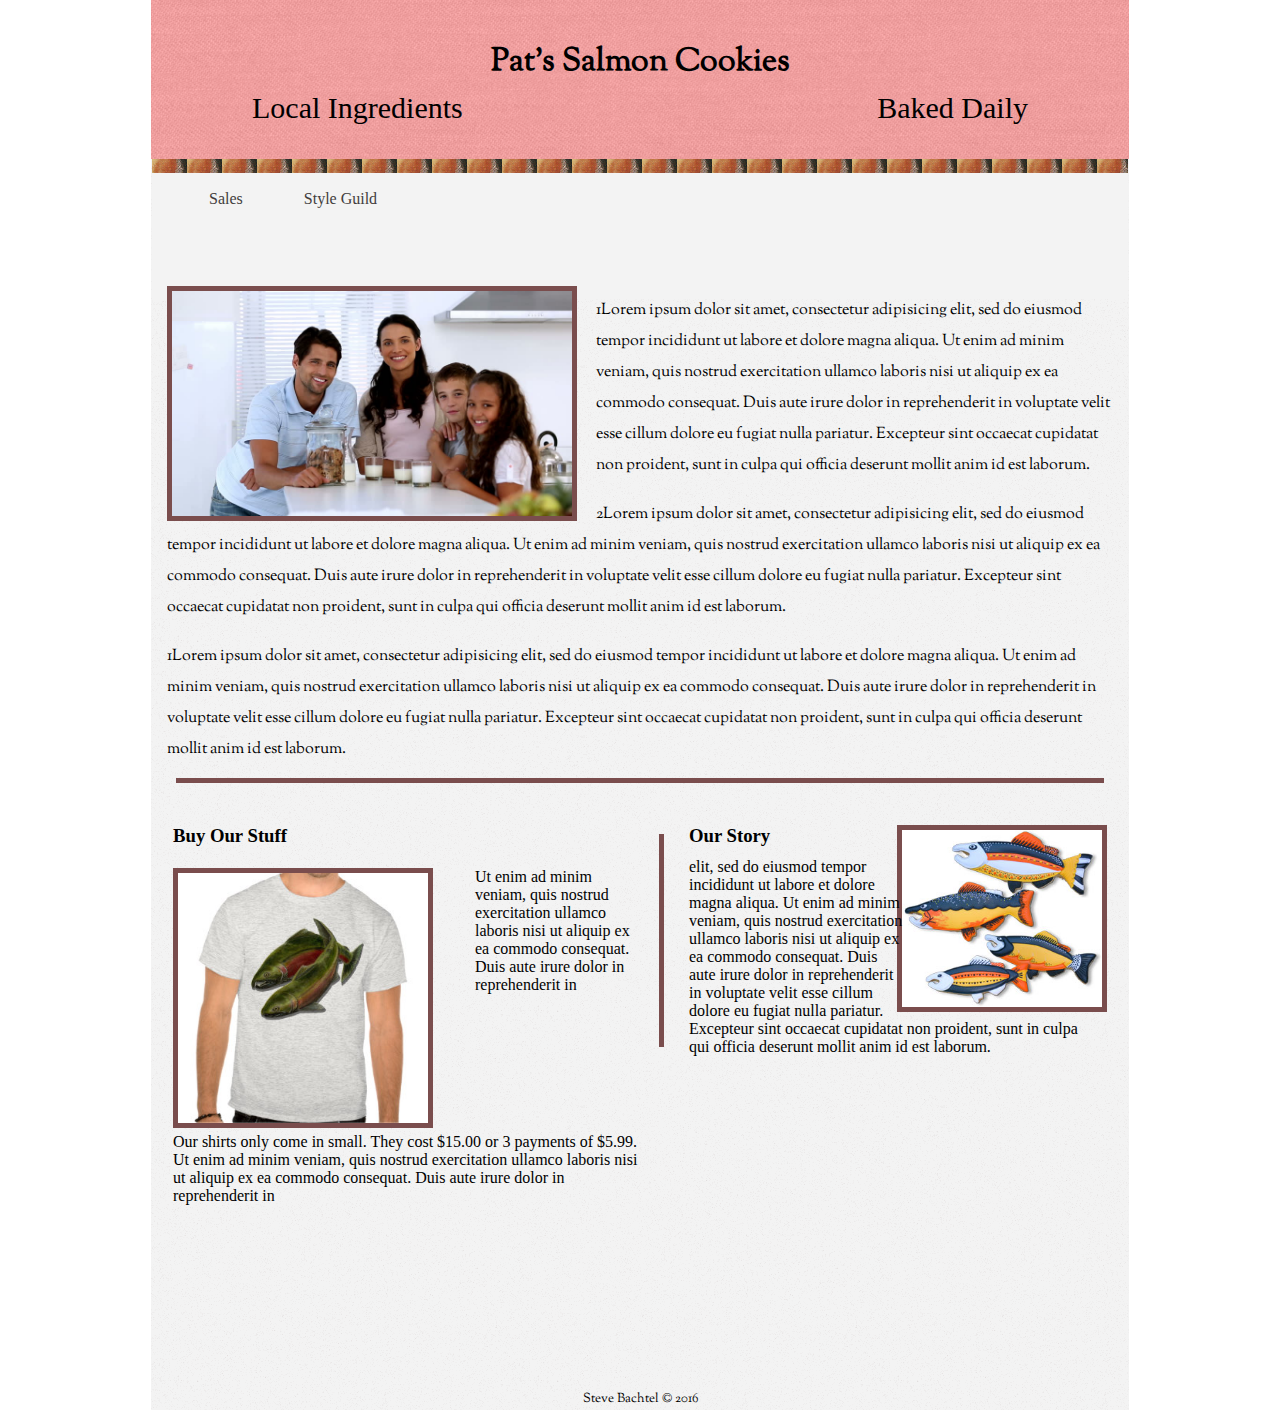
<file: index.html>
<!DOCTYPE html>
<html>
  <head>
    <title>Pat's Salmon Cookies</title>
    <link rel="stylesheet" href="cookies.css"
  </head>
  <body>
    <header>
      <h1 id="titleLogo">Pat's Salmon Cookies</h1>
      <ul>
        <li class="headerStatement" id="local">Local Ingredients</li>
        <li class="headerStatement" id="baked">Baked Daily</li>
      </ul>
    </header>
    <div class="wrapper">
      <nav>
        <ul>
          <li class="navItems"><a href="sales.html">Sales</a></li>
          <li class="navItems"><a href="style.html">Style Guild</a></li>
        </ul>
      </nav>
      <main>
        <img id="creepyFamily" alt="Creepy Family" src="images/family.jpg">
        <p class="mainContent">1Lorem ipsum dolor sit amet, consectetur adipisicing elit, sed do eiusmod tempor incididunt ut labore et dolore magna aliqua. Ut enim ad minim veniam, quis nostrud exercitation ullamco laboris nisi ut aliquip ex ea commodo consequat. Duis aute irure dolor in reprehenderit in voluptate velit esse cillum dolore eu fugiat nulla pariatur. Excepteur sint occaecat cupidatat non proident, sunt in culpa qui officia deserunt mollit anim id est laborum.</p>
        <p class="mainContent">2Lorem ipsum dolor sit amet, consectetur adipisicing elit, sed do eiusmod tempor incididunt ut labore et dolore magna aliqua. Ut enim ad minim veniam, quis nostrud exercitation ullamco laboris nisi ut aliquip ex ea commodo consequat. Duis aute irure dolor in reprehenderit in voluptate velit esse cillum dolore eu fugiat nulla pariatur. Excepteur sint occaecat cupidatat non proident, sunt in culpa qui officia deserunt mollit anim id est laborum.</p><p class="mainContent">1Lorem ipsum dolor sit amet, consectetur adipisicing elit, sed do eiusmod tempor incididunt ut labore et dolore magna aliqua. Ut enim ad minim veniam, quis nostrud exercitation ullamco laboris nisi ut aliquip ex ea commodo consequat. Duis aute irure dolor in reprehenderit in voluptate velit esse cillum dolore eu fugiat nulla pariatur. Excepteur sint occaecat cupidatat non proident, sunt in culpa qui officia deserunt mollit anim id est laborum.</p>
      </main>
      <article>
        <h3 id="buyMerch">Buy Our Stuff</h3>
        <p id="shirtDis">Ut enim ad minim veniam, quis nostrud exercitation ullamco laboris nisi ut aliquip ex ea commodo consequat. Duis aute irure dolor in reprehenderit in</p>
        <img id="shirt" alt="shirt" src="images/shirt.jpg">
        <p id="fishShirt">Our shirts only come in small. They cost $15.00 or 3 payments of $5.99. Ut enim ad minim veniam, quis nostrud exercitation ullamco laboris nisi ut aliquip ex ea commodo consequat. Duis aute irure dolor in reprehenderit in</p>
      </article>
      <aside>
        <img id="fishStickers" alt="fishies" src="images/fishies.jpg">
        <h3 id="story">Our Story</h3>
        <p id='ourStory'>elit, sed do eiusmod tempor incididunt ut labore et dolore magna aliqua. Ut enim ad minim veniam, quis nostrud exercitation ullamco laboris nisi ut aliquip ex ea commodo consequat. Duis aute irure dolor in reprehenderit in voluptate velit esse cillum dolore eu fugiat nulla pariatur. Excepteur sint occaecat cupidatat non proident, sunt in culpa qui officia deserunt mollit anim id est laborum.</p>
      </aside>
      <footer>
        <small>Steve Bachtel &copy; 2016</small>
      </footer>
    </div><!--end wrapper-->
  </body>
</html>
</file>
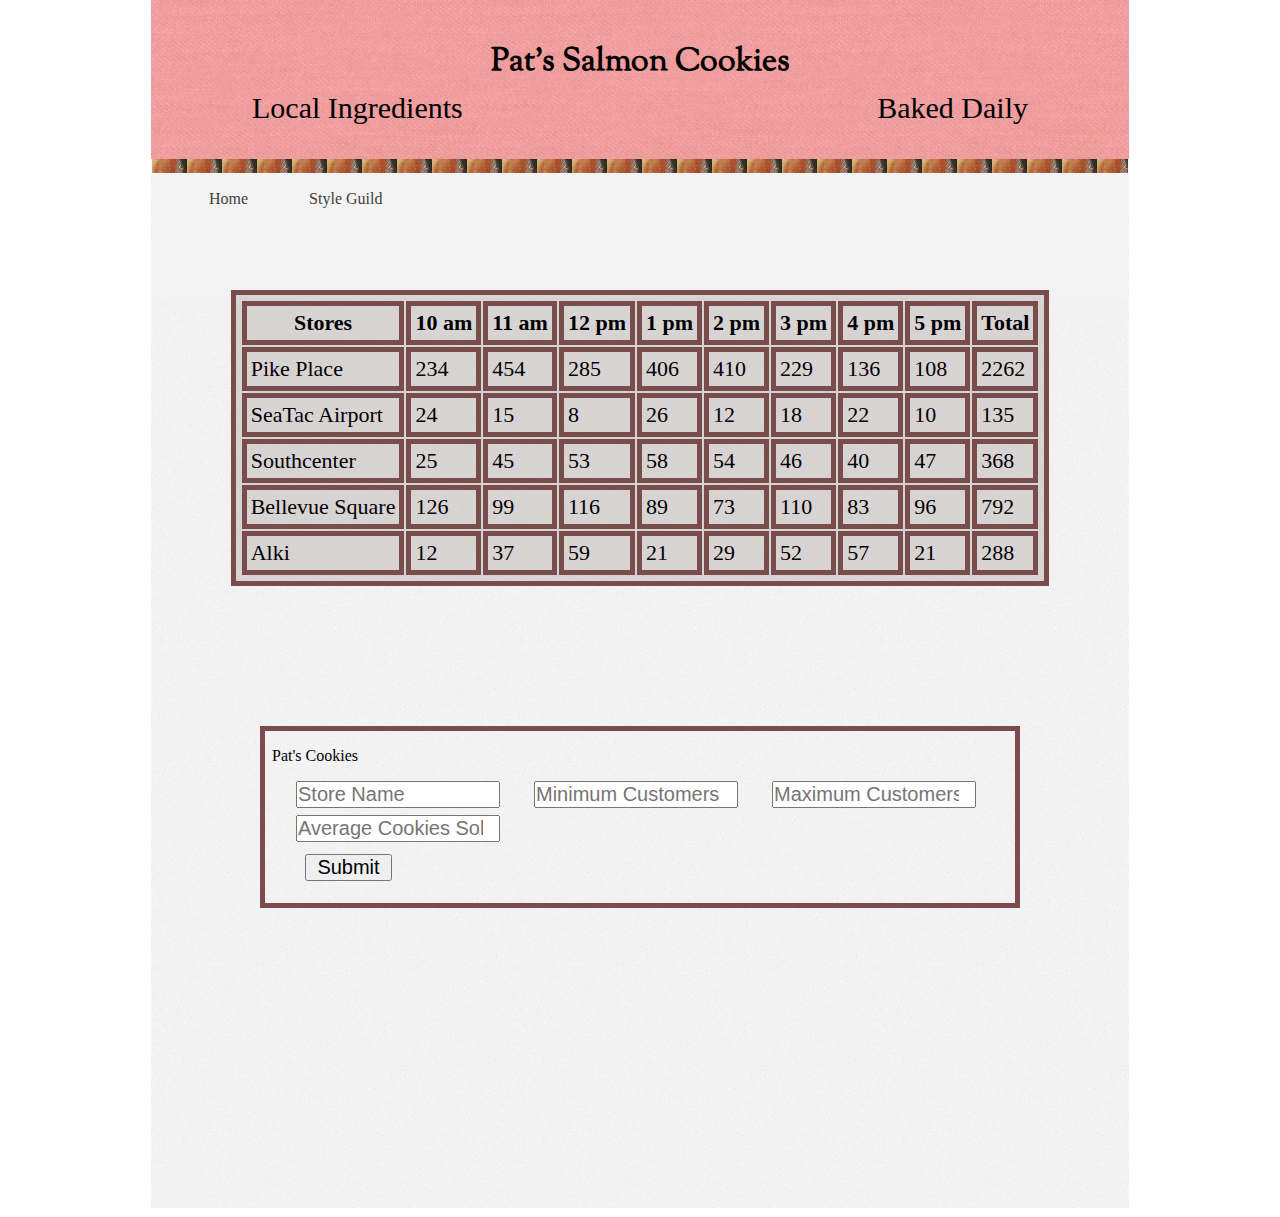
<file: sales.html>
<!DOCTYPE html>
<html>
  <head>
      <title>Cookie Stand</title>
      <link rel="stylesheet" href="cookies.css">
  </head>
  <body>
      <header>
        <h1 id="titleLogo">Pat's Salmon Cookies</h1>
        <ul>
          <li class="headerStatement" id="local">Local Ingredients</li>
          <li class="headerStatement" id="baked">Baked Daily</li>
        </ul>
      </header>
    <div class="wrapper2">
        <nav>
          <ul>
            <li class="navItems"><a href="index.html">Home</a></li>
            <li class="navItems"><a href="style.html">Style Guild</a></li>
          </ul>
        </nav>
    <table id="myTable"></table>
    <form id="myForm">
      <fieldset>
        <legend>Pat's Cookies</legend>
        <input type="string" id='storeName' placeholder="Store Name">
        <input type="number" id="minCust" placeholder="Minimum Customers">
        <input type="number" id="maxCust" placeholder="Maximum Customers">
        <input type="number" id="avgSold" placeholder="Average Cookies Sold">
      </fieldset>
      <input type="submit" value="Submit" id="submit">
    </form>
  </div>
    <script src="app.js"></script>
  </body>
</html>
</file>
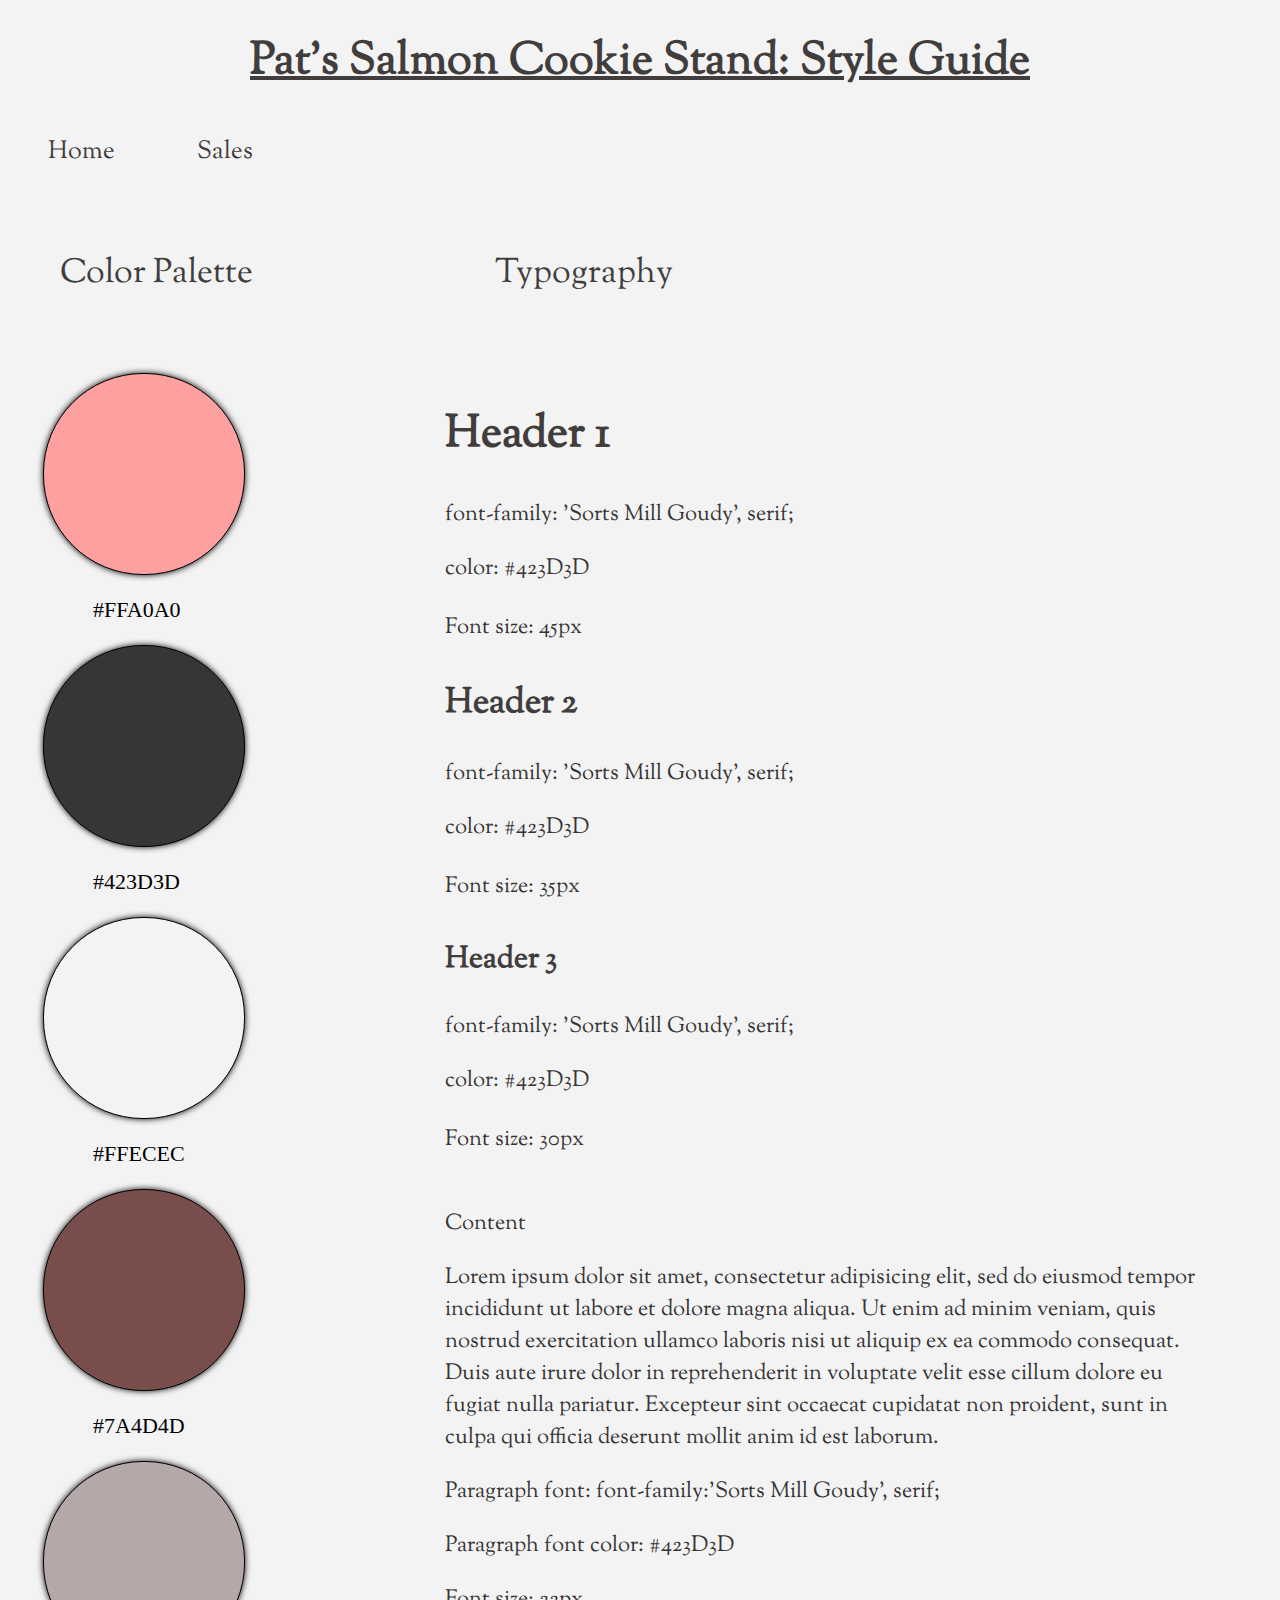
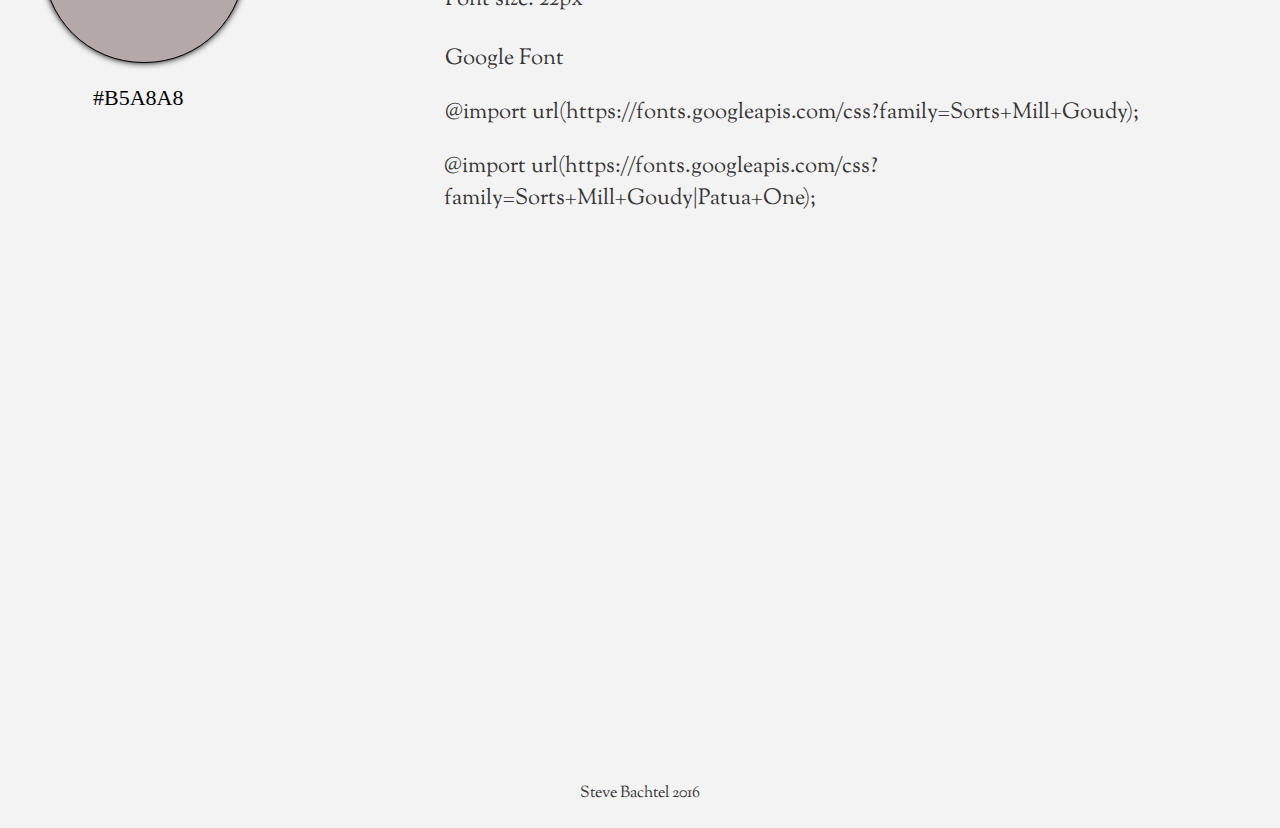
<file: style.html>
<!DOCTYPE html>
<html>
  <head>
    <title>Style Guild</title>

    <link rel="stylesheet" href="stylesheet.css" text="javascript">
  </head>
  <body>
    <h1 id="styleGuildTitle">Pat's Salmon Cookie Stand: Style Guide</h1>
    <ul id="navUl">
      <li class="navItems"><a href="index.html">Home</a></li>
      <li class="navItems"><a href="sales.html">Sales</a></li>
    </ul>
      <section id="wrapper">
        <nav>
          <ul>
            <li>Color Palette</li>
            <li>Typography</li>
          </ul>
        </nav>
        <section id="colorPalette">
          <div class="mainColors" id="colorOne">
          </div>
          <p class="hexCode">#FFA0A0</p>
          <div class="mainColors" id="colorTwo">
          </div>

          <p class="hexCode">#423D3D</p>
          <div class="mainColors" id="colorThree">
          </div>
          <p class="hexCode">#FFECEC</p>

          <div class="mainColors" id="colorFour">
          </div>
          <p class="hexCode">#7A4D4D</p>

          <div class="mainColors" id="colorFive">
          </div>
          <p class="hexCode">#B5A8A8</p>
        </section>
        <main>
          <h1>Header 1</h1>
          <p class="headerFont">font-family: 'Sorts Mill Goudy', serif;</p>
          <p class="fontColor">color: #423D3D</p>
          <p class="fontColor">Font size: 45px</p>


          <h2>Header 2</h2>
          <p class="headerFont">font-family: 'Sorts Mill Goudy', serif;</p>
          <p class="fontColor">color: #423D3D</p>
          <p class="fontColor">Font size: 35px</p>


          <h3>Header 3</h3>
          <p class="headerFont">font-family: 'Sorts Mill Goudy', serif;</p>
          <p class="fontColor">color: #423D3D</p>
          <p class="fontColor">Font size: 30px</p>


          <p id="para">Content</p>
          <p class="paraFont">Lorem ipsum dolor sit amet, consectetur adipisicing elit, sed do eiusmod tempor incididunt ut labore et dolore magna aliqua. Ut enim ad minim veniam, quis nostrud exercitation ullamco laboris nisi ut aliquip ex ea commodo consequat. Duis aute irure dolor in reprehenderit in voluptate velit esse cillum dolore eu fugiat nulla pariatur. Excepteur sint occaecat cupidatat non proident, sunt in culpa qui officia deserunt mollit anim id est laborum.</p>
          <p class="paraFont">Paragraph font: font-family:'Sorts Mill Goudy', serif;</p>
          <p class="paraFont">Paragraph font color: #423D3D</p>
          <p class="fontColor">Font size: 22px</p>


          <p class="paraFont">Google Font<p>
          <p class="paraFont">@import url(https://fonts.googleapis.com/css?family=Sorts+Mill+Goudy);<p>
          <p class="paraFont">@import url(https://fonts.googleapis.com/css?family=Sorts+Mill+Goudy|Patua+One);<p>
      </main>
    </section>
    <footer>Steve Bachtel 2016</footer>
  </body>
</html>
</file>
<file: cookies.css>
/*for p and normal text  font-family: 'Sorts Mill Goudy', serif;*/
@import url(https://fonts.googleapis.com/css?family=Sorts+Mill+Goudy);
/*for h tags font-family: 'Sorts Mill Goudy', serif;
font-family: 'Sorts Mill Goudy', serif;*/
body * {
  margin: -9px;
  padding: 0px;
}
body {
  max-width: 960px;
  margin: auto;
}
nav{
  padding-bottom: 100px;
  padding-top: 40px;
  background-color:  #F3F3F3;
  background-image: url(images/salmon2.png);
  background-repeat: repeat-x;
  background-size: 35px 14px;
}
li{
  margin-left: 0px;
  margin-right: 0px;
}
header{
  height: 170px;
  background-image: url(images/148b8c53.png);
}
#logoName h1 ul li{
  color: #423D3D;
  font-family: 'Sorts Mill Goudy', serif;
  font-size: 45px;
}
a {text-decoration: none;}
a:link {color: #423D3D;}
a:visited{color: #423D3D;}
a:hover{color: #797575;}
a:active{color: #423D3D;}
#titleLogo{
  font-family: 'Sorts Mill Goudy', serif;
  text-align: center;
  padding-top: 48px;
}
.headerStatement {
  display: inline;
  margin-top: 10px;
  padding-top: 5px;
}
#local{
  float: left;
  margin-left: 110px;
  font-size: 30px;
}
#baked{
  float: right;
  margin-right: 110px;
  font-size: 30px;
}
main{
  margin-left: 15px;
  margin-right: 15px;
  border-bottom: 5px solid #7A4D4D;
}
.wrapper{
  background-image: url(images/img-noise-361x370.png);
  margin-top: 7px;
  padding-left: 10px;
  padding-right: 10px;
}
.wrapper2{
  background-image: url(images/img-noise-361x370.png);
  margin-top: 7px;
  padding-left: 10px;
  padding-right: 10px;
  padding-bottom: 200px;
}
.navItems {
  display: inline;
  padding-left: 75px;
}
#creepyFamily{
  width: 400px;
  border: 5px solid #7A4D4D;
  margin-right:19px;
  float: left;
}
.mainContent{
  font-family: 'Sorts Mill Goudy', serif;
  margin-top: 5px;
  line-height: 31px;
  padding-bottom: 22px;
}
footer{
  font-family: 'Sorts Mill Goudy', serif;
  padding-top: 200px;
  text-align: center;
  clear:both;
}
table, td, th {
  border: 5px solid #7A4D4D;
  font-size: 22px;
  padding: 4px;
}
#myTable {
  margin: 0px auto;
  background-color: hsla(0, 8%, 68%, 0.41);
}
#myForm{
  width: 700px;
  margin: 0px auto;
  padding: 25px;
  border: 5px solid #7A4D4D;
  margin-top: 140px;
  margin-bottom: 100px;
}
fieldset {
  border: none;
}
input{
  margin-left: 15px;
  margin-top: 10px;
}
button, input, select, textarea{
  font-size: 20px;
  width: 200px;
}
#storeName{
  margin-right: 15px;
}
#minCust, #maxCust{
  margin-right: 15px;
}
#submit{
  width: 87px;
  margin-top: 24px;
}
legend{
  padding-bottom: 15px;
}
aside {
  width: 400px;
  float: right;
  border-left: 5px solid #7A4D4D;
  margin-top: 60px;
  padding-left: 34px;
  padding-right: 30px;
}
#fishStickers {
  width: 200px;
  border: 5px solid #7A4D4D;
  float: right;
  clear: left;
}
#story{
  padding-bottom: 20px;
}
#ourStory{
  padding-right: 15px;
}
article{
  width: 450px;
  float: left;
  clear: right;
  margin-top: 60px;
  padding-left: 30px;
  padding-right: 30px;
}
#buyMerch{
  padding-right: 40px;
}
#shirt{
  width: 250px;
  border: 5px solid #7A4D4D;
  margin-top: 30px;
}
#shirtDis{
  float: right;
  width: 166px;
  clear:left;
  margin-top: 30px;
}
#fishShirt{
  margin-top: 10px;
}
</file>
<file: stylesheet.css>
/*for p and normal text  font-family: 'Sorts Mill Goudy', serif;*/
@import url(https://fonts.googleapis.com/css?family=Sorts+Mill+Goudy);
/*for h tags font-family: 'Sorts Mill Goudy', serif;
font-family: 'Sorts Mill Goudy', serif;*/
@import url(https://fonts.googleapis.com/css?family=Sorts+Mill+Goudy|Patua+One);
    #styleGuildTitle{
      text-align: center;
      text-decoration: underline;
    }
    body{
      background-color: #F3F3F3;
    }
    h1, h2, h3 {
      font-family: 'Sorts Mill Goudy', serif;
      color:#423D3D;
    }
    h1{
      font-size: 45px;
    }
    h2{
      font-size: 35px;
    }
    h3{
      font-size: 30px;
    }
    p{
      font-size: 22px;
    }
    #wrapper{
      position: relative;
      clear: both;
      padding-bottom: 480px;
    }
    #colorPalette{
      padding-left: 35px;
      padding-right: 200px;
      width: 25%
      position: relative;
      float: left;
    }
    ul, li{
      display: inline;
      padding-right: 235px;
      font-family: 'Sorts Mill Goudy', serif;
      font-size: 34px;
      color:#423D3D;
    }
    #colorOne{
      background-color: #FFA0A0;
      width: 200px;
      height: 200px;
      border: 1px solid black;
      box-shadow: rgba(0,0,0,19.2) 0px 0px 6px, inset rgba(0,0,0,0.2) 0px 0px 0px;
    }
    #colorTwo{
      background-color: #373535;
      width: 200px;
      height: 200px;
      border: 1px solid black;
      box-shadow: rgba(0,0,0,19.2) 0px 0px 6px, inset rgba(0,0,0,0.2) 0px 0px 0px;

    }
    #colorThree{
      background-color: #F3F3F3;
      width: 200px;
      height: 200px;
      border: 1px solid black;
      box-shadow: rgba(0,0,0,19.2) 0px 0px 6px, inset rgba(0,0,0,0.2) 0px 0px 0px;

    }
    #colorFour{
      background-color: #7A4D4D;
      width: 200px;
      height: 200px;
      border: 1px solid black;
      box-shadow: rgba(0,0,0,19.2) 0px 0px 6px, inset rgba(0,0,0,0.2) 0px 0px 0px;

    }
    #colorFive{
      background-color: #B5A8A8;
      width: 200px;
      height: 200px;
      border: 1px solid black;
      box-shadow: rgba(0,0,0,19.2) 0px 0px 6px, inset rgba(0,0,0,0.2) 0px 0px 0px;

    }
    .mainColors{
      border-radius: 100px;
    }
    .hexCode{
      padding-left: 50px;
    }
    footer{
      padding-top: 65px;
      padding-bottom: 15px;
      text-align: center;
      font-family: 'Sorts Mill Goudy', serif;
      color: #373535;
    }
    main{
      padding-right: 50px;
    }
    nav{
      padding-bottom: 75px;
      padding-left: 12px;
      padding-top: 75px
    }
    .fontColor{
      padding-bottom: 5px;
      color:#373535;
      font-family: 'Sorts Mill Goudy', serif;
    }
    .headerFont{
      font-family: 'Sorts Mill Goudy', serif;
      color:#373535;
    }
    .paraFont{
      font-family: 'Sorts Mill Goudy', serif;
      color: #373535;
      padding-left: 436px;
    }
    #para{
      font-family: 'Sorts Mill Goudy', serif;
      color: #373535;
      padding-top: 25px;
    }
    .navItems{
      color: #423D3D;
      font-family: 'Sorts Mill Goudy', serif;
      font-size: 25px;
      padding-right: 75px;
    }
    a {text-decoration: none;}
    a:link {color: #423D3D;}
    a:visited{color: #423D3D;}
    a:hover{color: #797575;}
    a:active{color: #423D3D;}
</file>
